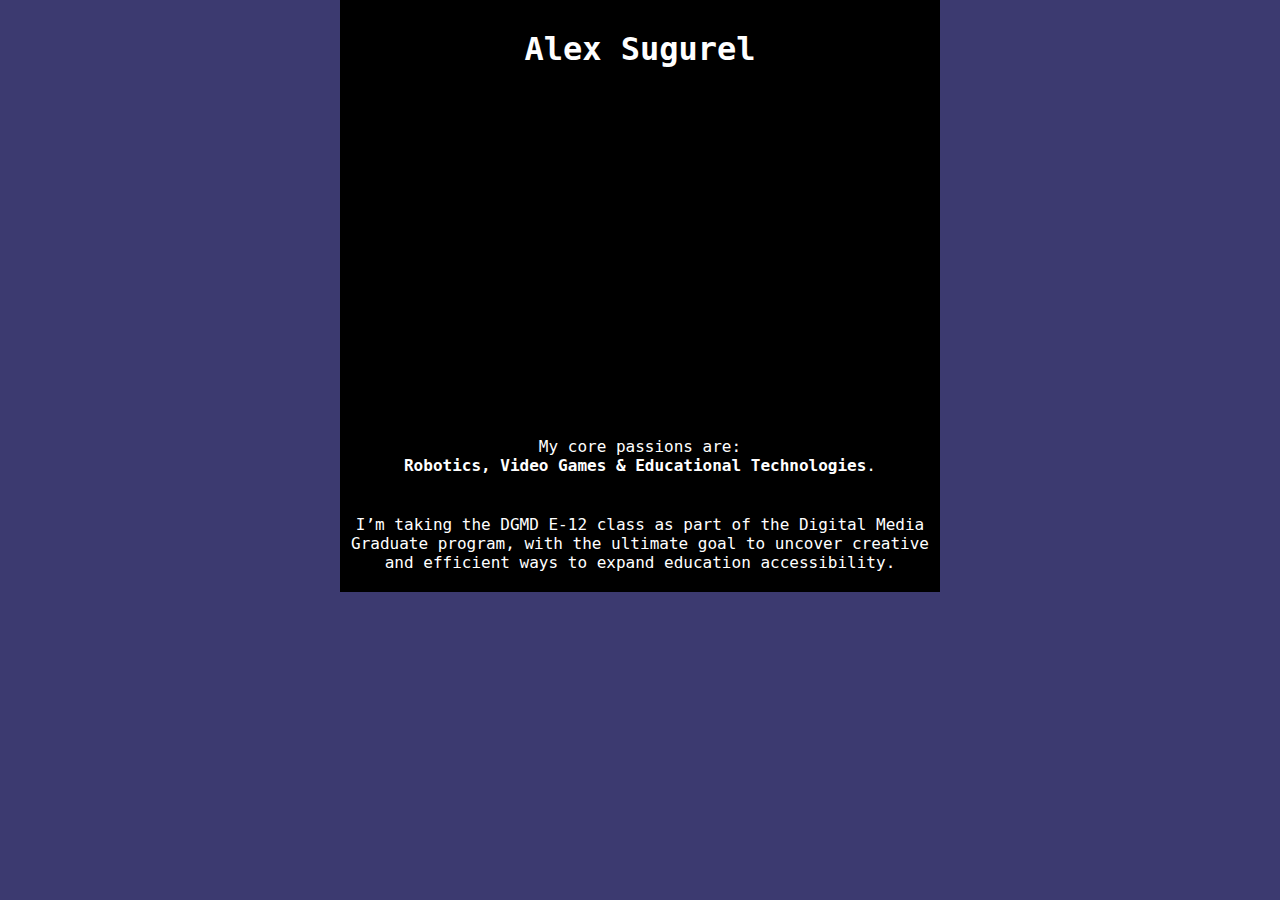
<file: index.html>
<!DOCTYPE html>
<html lang="en">
<head>
	<meta charset="utf-8">
	<title>Alex Sugurel</title>
	<link rel="stylesheet" href="style.css">
</head>

<body>
	<div class="box">
		<h1>Alex Sugurel</h1>

		<iframe width="560" height="315" src="https://www.youtube.com/embed/YujPczu511A" frameborder="0" allow="autoplay; encrypted-media" allowfullscreen></iframe>

		<p>My core passions are: </br> <b>Robotics, Video Games & Educational Technologies</b>. </p>
		<p>I’m taking the DGMD E-12 class as part of the Digital Media Graduate program, with the ultimate goal to uncover creative and efficient ways to expand education accessibility. </p> 	
	</div>

</body>
</html>
</file>
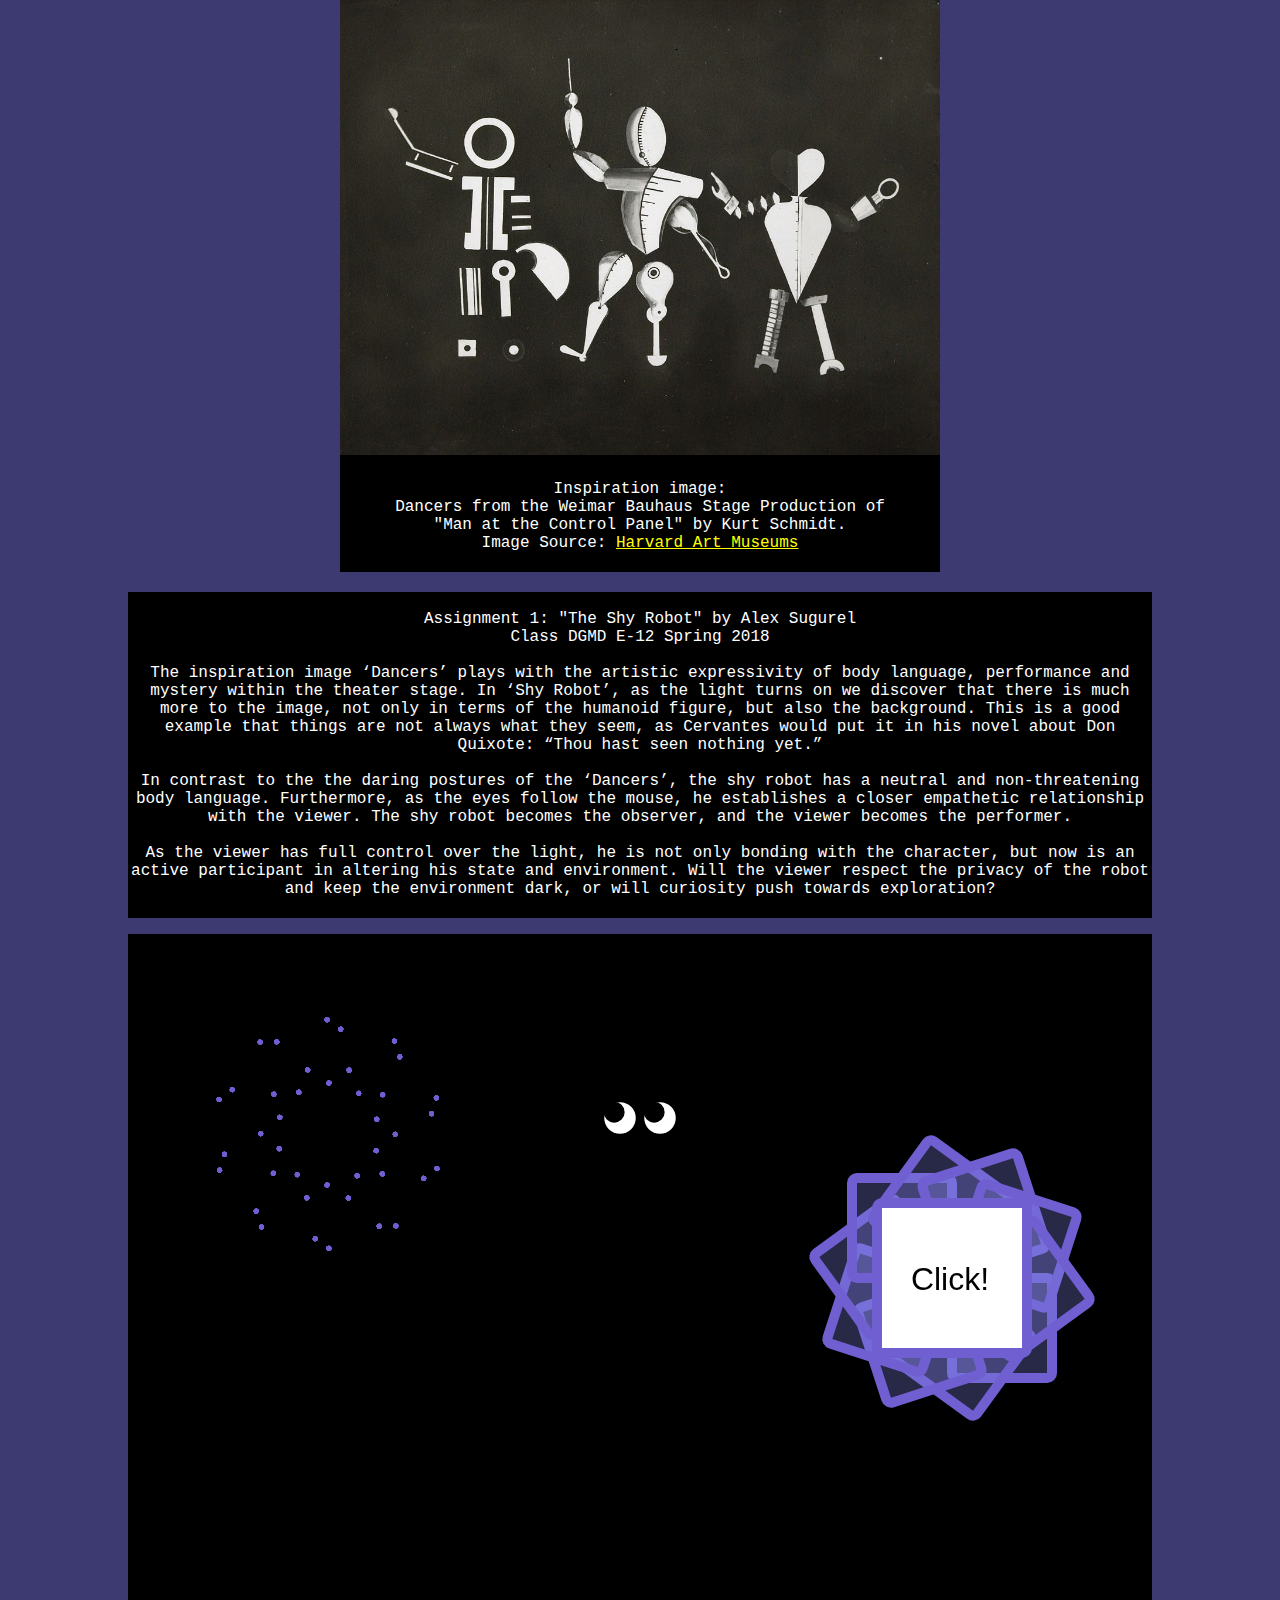
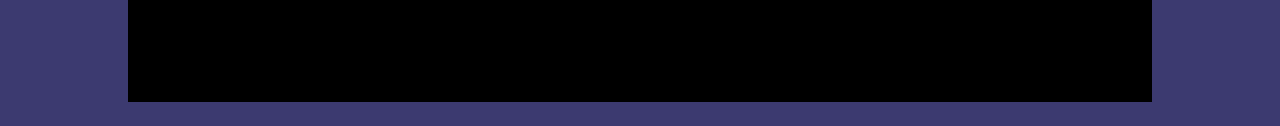
<file: assignment1.html>
<!DOCTYPE html>
<html lang="en">
<head>
	<meta charset="utf-8">
	<title>Assignment 1</title>
	<link rel="stylesheet" href="style.css">
    <script src="js/p5.min.js"></script>
    <script src="js/p5.dom.min.js"></script>
    <script src="js/sketch.js"></script>
</head>

<body>

<div class="box">
	<!-- inspiration image with title and source-->
	<img width="600" src="img/stage.jpg" alt="Dancers from the Weimar Bauhaus Stage Production of Man at the Control Panel by Kurt Schmidt"/>
	<p>
		Inspiration image:
		<br>
		Dancers from the Weimar Bauhaus Stage Production of <br> "Man at the Control Panel" by Kurt Schmidt. 
		<br>
		Image Source: <a target="_blank" href="https://www.harvardartmuseums.org/collections/object/220796?position=14">Harvard Art Museums </a>

	</p>
</div>
	<!-- title of assignment 1 and reflection on the creation process -->
<div class="box wide">
	<p>
		<br>
		Assignment 1: "The Shy Robot" by Alex Sugurel
		<br>
		Class DGMD E-12 Spring 2018
		<br><br>
		The inspiration image ‘Dancers’ plays with the artistic expressivity of body language, performance and mystery within the theater stage. In ‘Shy Robot’, as the light turns on we discover that there is much more to the image, not only in terms of the humanoid figure, but also the background. This is a good example that things are not always what they seem, as Cervantes would put it in his novel about Don Quixote: “Thou hast seen nothing yet.” 
		<br> <br>
		In contrast to the the daring postures of the ‘Dancers’, the shy robot has a neutral and non-threatening body language.  
		Furthermore, as the eyes follow the mouse, he establishes a closer empathetic relationship with the viewer.
		The shy robot becomes the observer, and the viewer becomes the performer.
		<br> <br>
		As the viewer has full control over the light, he is not only bonding with the character, but now is an active participant in altering his state and environment. 
		Will the viewer respect the privacy of the robot and keep the environment dark, or will curiosity push towards exploration?
	</p>
	
</div>

</body>
</html>
</file>
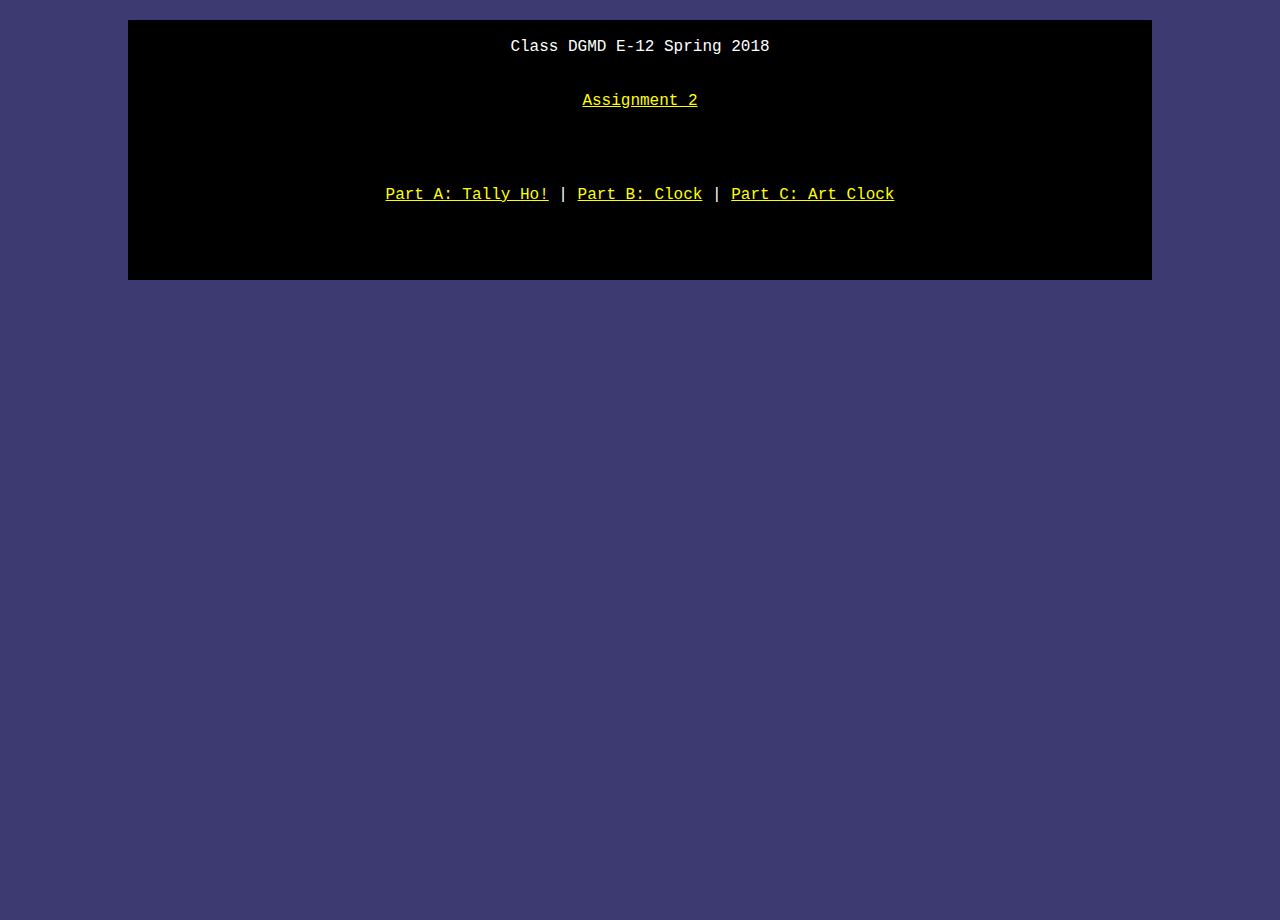
<file: assignment2.html>
<!DOCTYPE html>
<html lang="en">
<head>
	<meta charset="utf-8">
	<title>Assignment 2</title>
	<link rel="stylesheet" href="style.css">
</head>

<body>

	<!-- assignment 2 -->
<div class="box wide">
	<p>
		<br>
		Class DGMD E-12 Spring 2018
		<br>
		<br>
		<br>
		<a href="assignment2.html">Assignment 2</a>
	</p>

<div class="box">
	<!-- describe the links-->
	<p>
		<div align="center">
		<a href="assignment2_tally.html">Part A: Tally Ho!</a> |
		<a href="assignment2_clock.html">Part B: Clock</a> |
		<a href="assignment2_artclock.html">Part C: Art Clock</a>
		</div>
		<br>
		<br>
	</p>
</div>
	
</div>

</body>
</html>
</file>
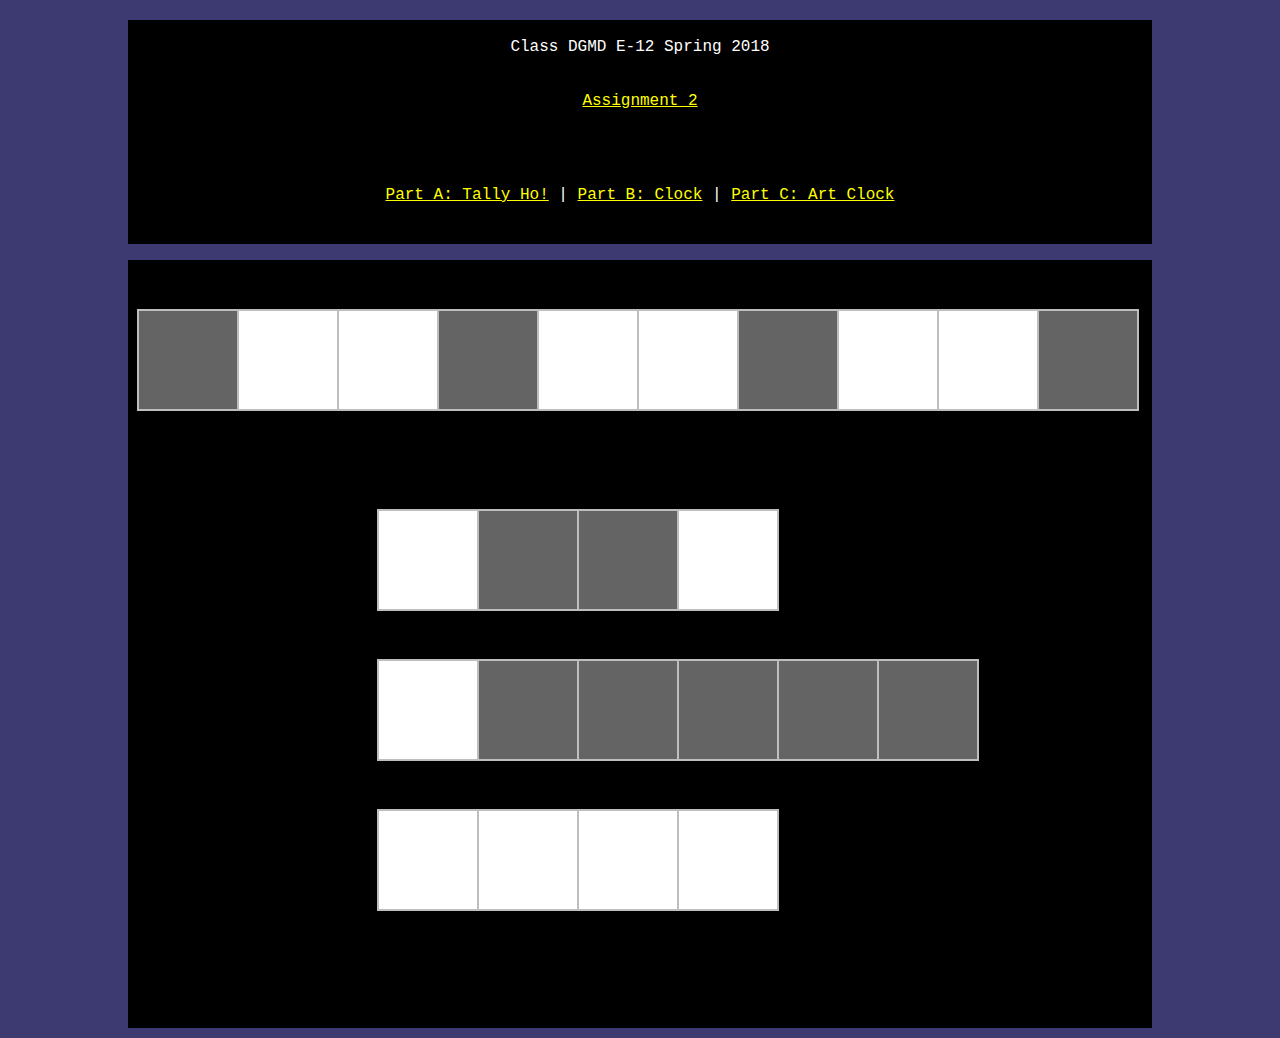
<file: assignment2_artclock.html>
<!DOCTYPE html>
<html lang="en">
<head>
	<meta charset="utf-8">
	<title>Assignment 2 Art Clock</title>
	<link rel="stylesheet" href="style.css">
    <script src="js/p5.min.js"></script>
    <script src="js/p5.dom.min.js"></script>
    <script src="js/artclock.js"></script>
</head>

<body>

	<!-- assignment 2 -->
<div class="box wide">
	<p>
		<br>
		Class DGMD E-12 Spring 2018
		<br>
		<br>
		<br>
		<a href="assignment2.html">Assignment 2</a>
	</p>

<div class="box">
	<!-- describe the links-->
	<p>
		<div align="center">
		<a href="assignment2_tally.html">Part A: Tally Ho!</a> |
		<a href="assignment2_clock.html">Part B: Clock</a> |
		<a href="assignment2_artclock.html">Part C: Art Clock</a>
	</p>
</div>
	
</div>

</body>
</html>
</file>
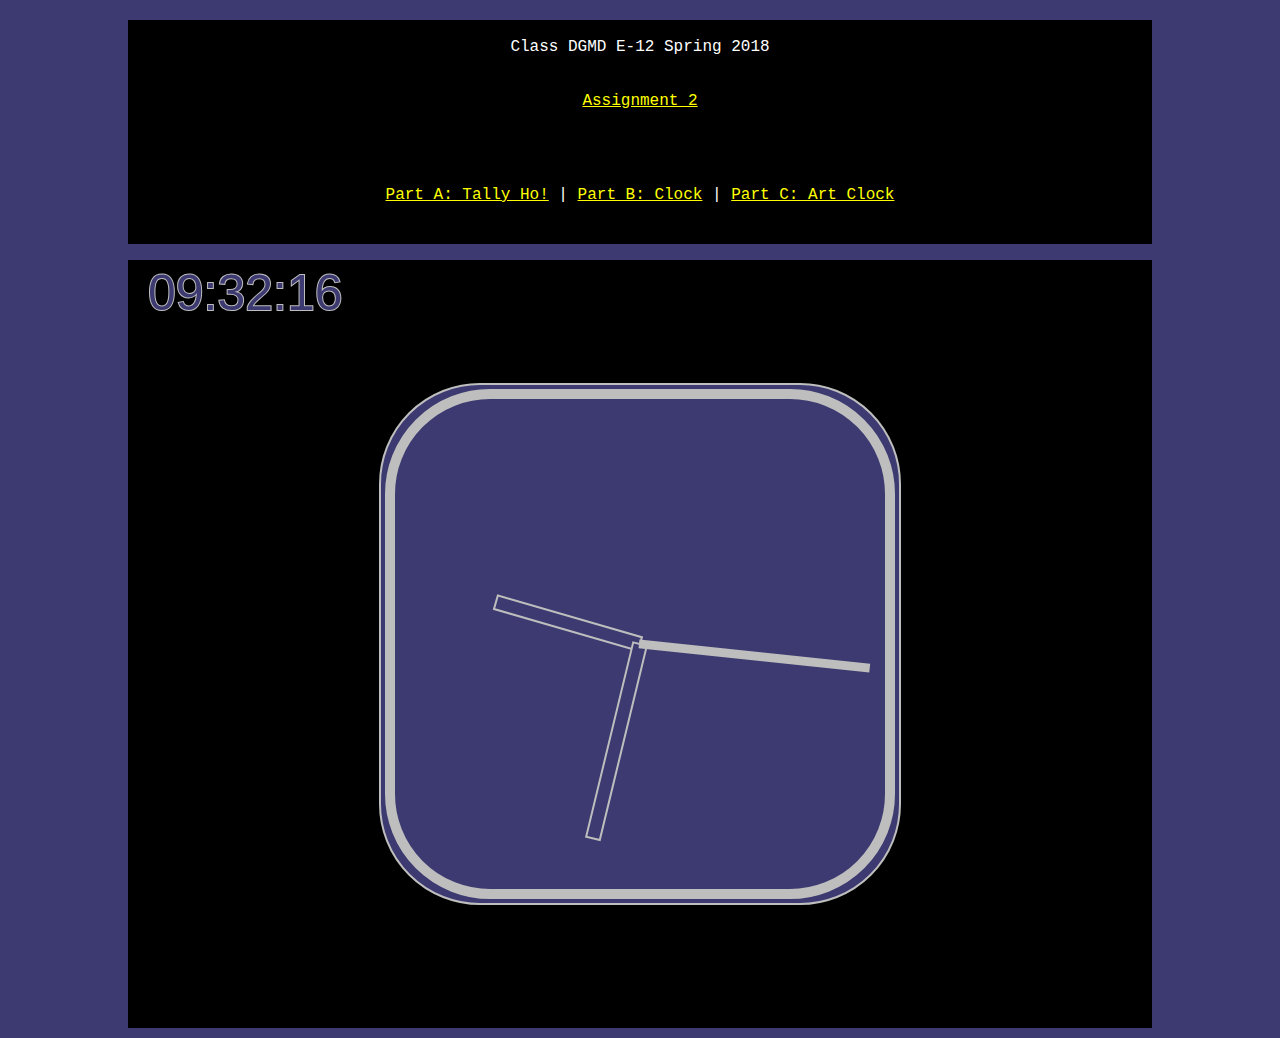
<file: assignment2_clock.html>
<!DOCTYPE html>
<html lang="en">
<head>
	<meta charset="utf-8">
	<title>Assignment 2 Clock</title>
	<link rel="stylesheet" href="style.css">
    <script src="js/p5.min.js"></script>
    <script src="js/p5.dom.min.js"></script>
    <script src="js/clock.js"></script>
</head>

<body>

	<!-- assignment 2 -->
<div class="box wide">
	<p>
		<br>
		Class DGMD E-12 Spring 2018
		<br>
		<br>
		<br>
		<a href="assignment2.html">Assignment 2</a>
	</p>

<div class="box">
	<!-- describe the links-->
	<p>
		<div align="center">
		<a href="assignment2_tally.html">Part A: Tally Ho!</a> |
		<a href="assignment2_clock.html">Part B: Clock</a> |
		<a href="assignment2_artclock.html">Part C: Art Clock</a>
	</p>
</div>
	
</div>

</body>
</html>
</file>
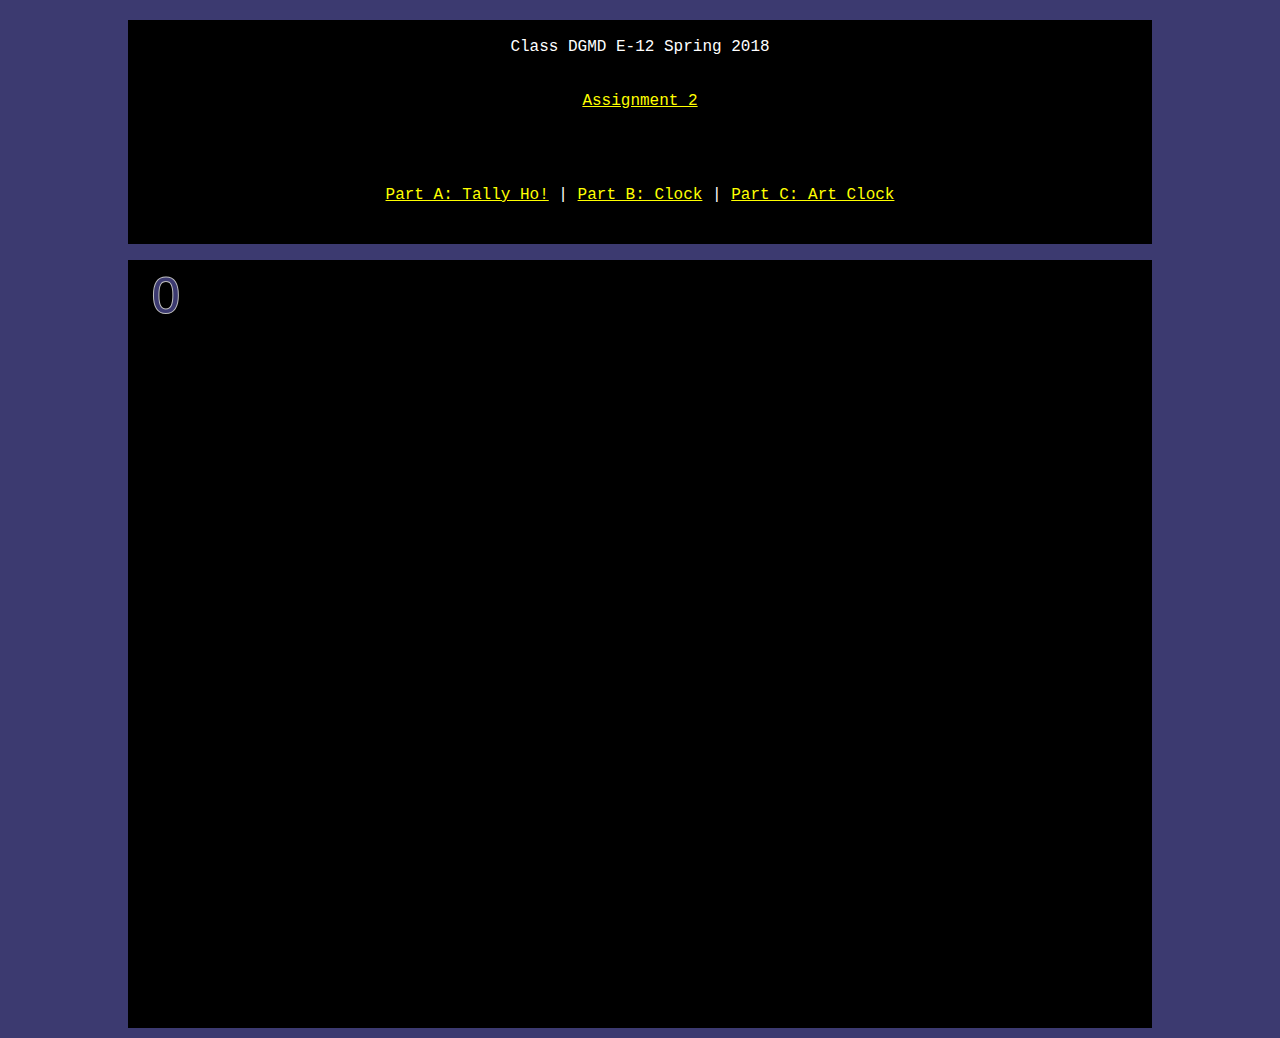
<file: assignment2_tally.html>
<!DOCTYPE html>
<html lang="en">
<head>
	<meta charset="utf-8">
	<title>Assignment 2 Tally</title>
	<link rel="stylesheet" href="style.css">
    <script src="js/p5.min.js"></script>
    <script src="js/p5.dom.min.js"></script>
    <script src="js/tally.js"></script>
</head>

<body>

	<!-- assignment 2 -->
<div class="box wide">
	<p>
		<br>
		Class DGMD E-12 Spring 2018
		<br>
		<br>
		<br>
		<a href="assignment2.html">Assignment 2</a>
	</p>

<div class="box">
	<!-- describe the links-->
	<p>
		<div align="center">
		<a href="assignment2_tally.html">Part A: Tally Ho!</a> |
		<a href="assignment2_clock.html">Part B: Clock</a> |
		<a href="assignment2_artclock.html">Part C: Art Clock</a>
	</p>
</div>
	
</div>

</body>
</html>
</file>
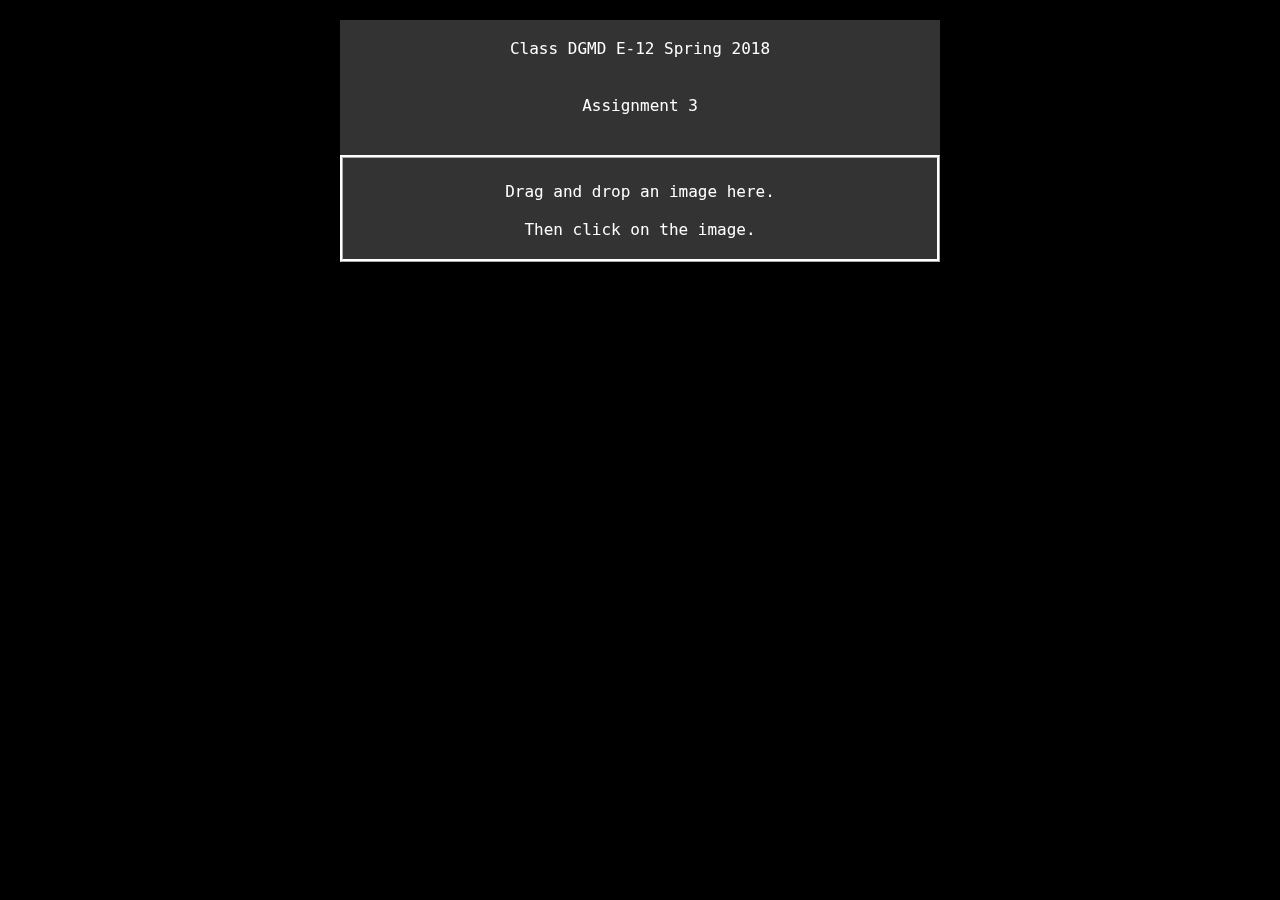
<file: assignment3.html>
<!DOCTYPE html>
<html lang="en" class="cleanBody">
<head>
	<meta charset="utf-8">
	<title>Assignment 3 DOM</title>
	<link rel="stylesheet" href="style.css">
    <script src="js/p5.min.js"></script>
    <script src="js/p5.dom.min.js"></script>
    <script src="js/dom.js"></script>
</head>

<body class="cleanBody">

	<!-- assignment 3 -->
<div class="box transparent">
	<p>
		<br>
		Class DGMD E-12 Spring 2018
		<br>
		<br>
		<br>
		Assignment 3
	</p>

	<p class="drop test" id="dropZone">
		Drag and drop an image here. 
		<br>
		<br>
		Then click on the image.
	</p>
	
</div>

</body>
</html>
</file>
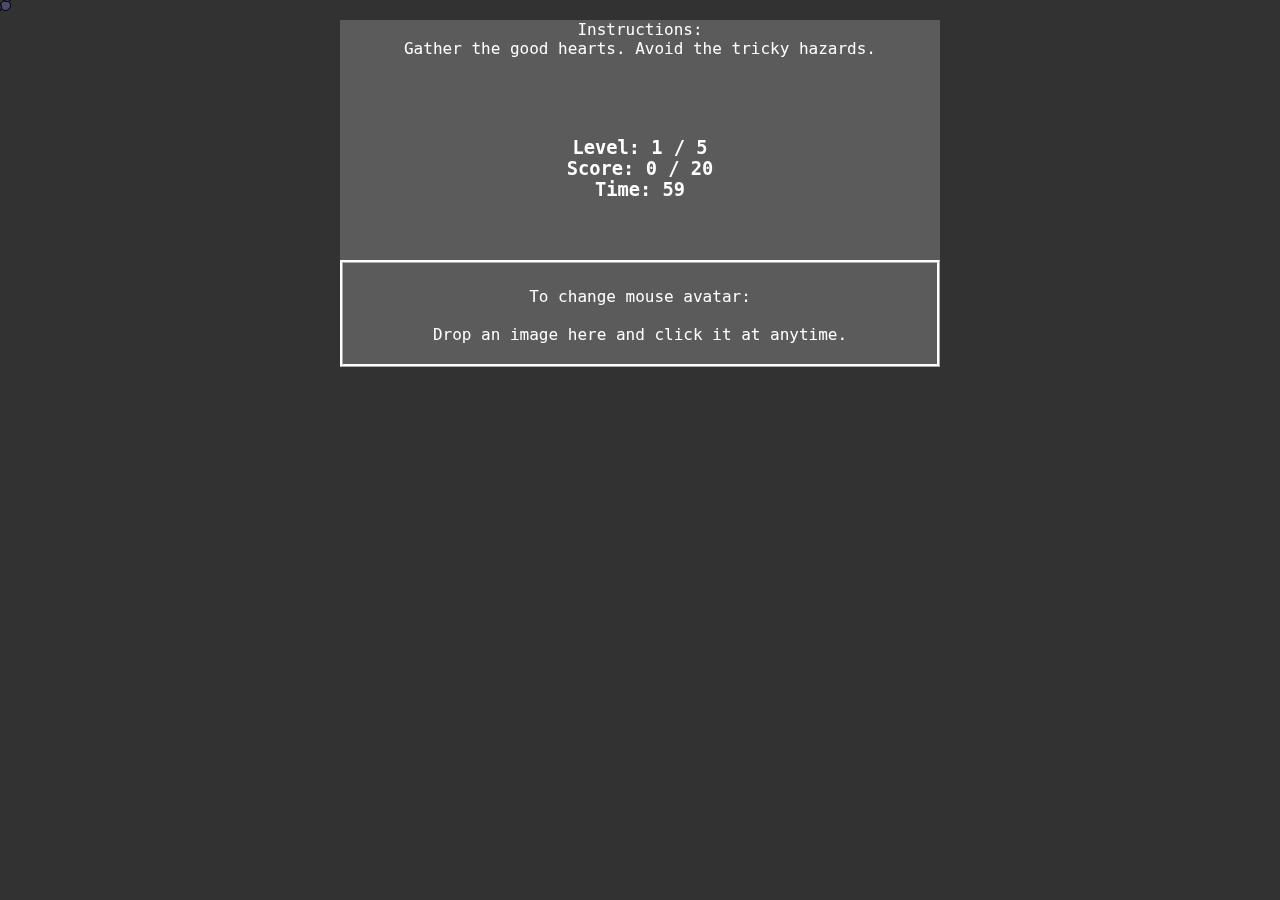
<file: final.html>
<!DOCTYPE html>
<html lang="en" class="cleanBody">
<head>
	<meta charset="utf-8">
	<title>Final Project</title>
	<link rel="stylesheet" href="style.css">
    <script src="js/p5.min.js"></script>
    <script src="js/p5.dom.min.js"></script>
    <script src="js/final.js"></script>
</head>

<body class="cleanBody">

	<!-- final assignment -->
<div class="box transparent">
	<p>
		Instructions:
		<br>
		Gather the good hearts. 
		Avoid the tricky hazards. 
	</p>
	<p>
		<h3>
		Level: <span id="level">0</span> / <span id="levelTotal">0</span> 
		<br>
		Score: <span id="score">0</span> / <span id="scoreTotal">0</span>
		<br>
		Time: <span id="time">0</span>
		</h3>
	</p>

	<p class="drop test" id="dropZone">
		
		To change mouse avatar: 
		<br> 
		<br>
		Drop an image here and click it at anytime. 
	</p>

	<h2>
	<p id="win">
		Congratulations! You win the game!
	</p>

	<p id="lose">
		Game lost. Refresh page to try again.
	</p>
	</h2>

</div>

</body>
</html>
</file>
<file: style.css>
body, html {
	background-color: #3C3A70;
	text-align: center;
	font-family: "Lucida Console", Monaco, monospace;
	margin: 0;
	padding: 0;
	height: 100%;
}

.cleanBody {
	height: unset;
	background-color: unset;
	overflow: hidden;
}

.box {
	color: #ffffff;
	background-color: #000000;
	width: 600px;
	display: block;
	margin: 0 auto;
}

.box h1 {
	margin: 0;
	padding: 30px 0;
}

.box p {
	margin-top: 20px;
	padding-bottom: 20px;
}

.box a {
	color: yellow;
}

.wide {
	width: 1024px;
}

.transparent {
	background-color: rgba(255,255,255,0.2); 
}

.drop {
	padding: 24px;
	border-color: #ffffff;
	border-style: ridge;
}

.highlight {
	padding: 24px;
	border-color: #ffffff;
	border-style: double;
	background-color: #3C3A70;
}
</file>
